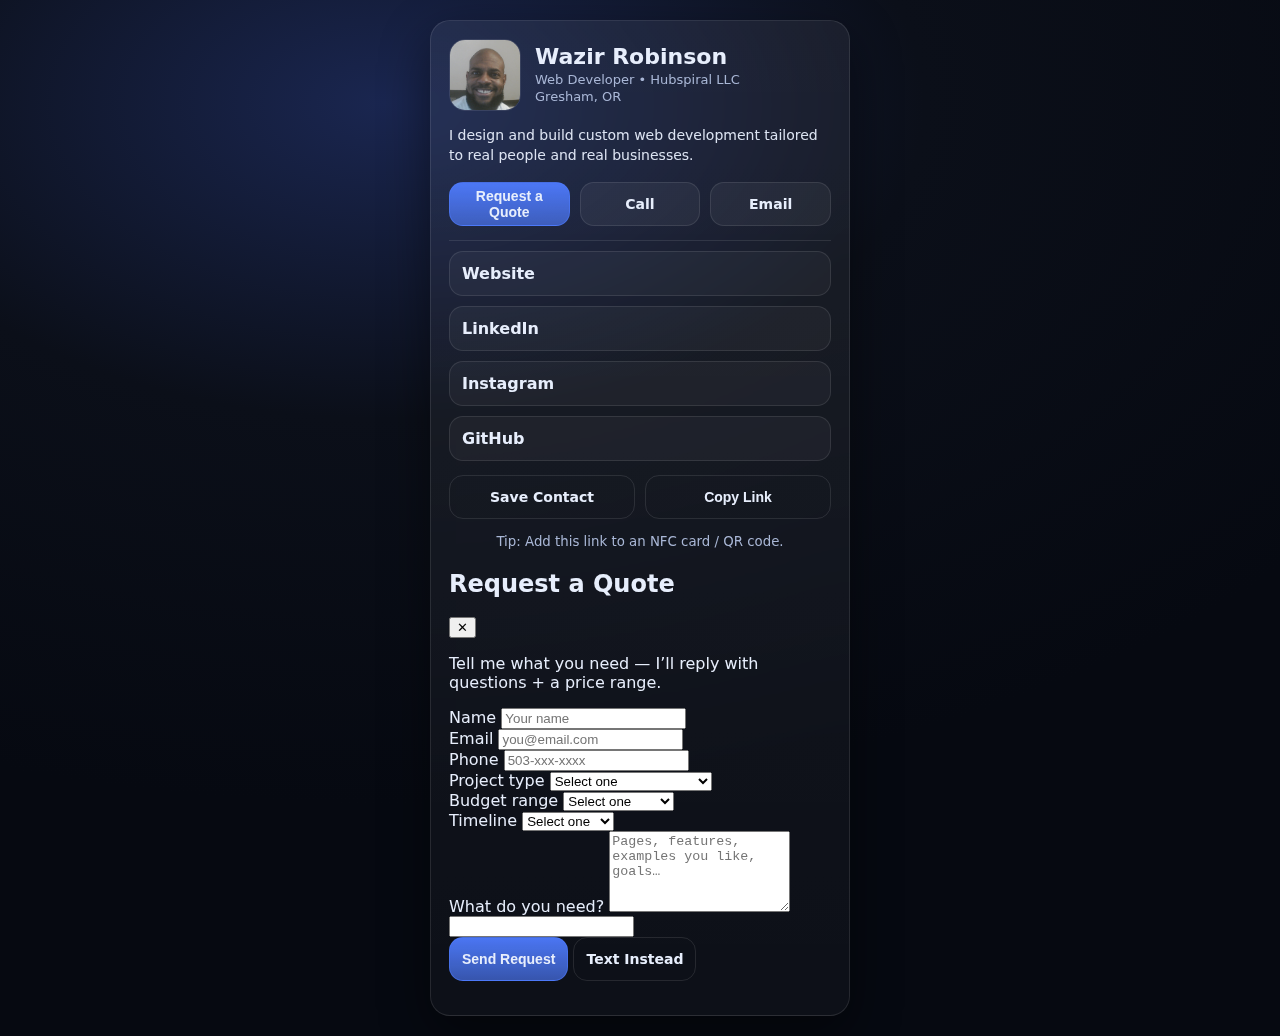
<file: index.html>
<!doctype html>
<html lang="en">
<head>
  <meta charset="UTF-8" />
  <meta name="viewport" content="width=device-width, initial-scale=1" />
  <meta name="theme-color" content="#0b0f19" />
  <title>Wazir Robinson — Digital Card</title>
  <link rel="stylesheet" href="./styles.css" />
</head>

<body>
  <main class="card">
    <section class="top">
      <img class="avatar" src="./WazirRobinsonDigitalBusinessCard.jpg" alt="Profile photo" />
      <div class="titleBlock">
        <h1 id="name">Wazir Robinson</h1>
        <p id="role">Web Developer • Hubspiral LLC</p>
        <p id="location">Gresham, OR</p>
      </div>
    </section>

    <p class="bio" id="bio">
      I design and build custom web development tailored to real people and real businesses.
    </p>

    <section class="actions actions2">
      <button class="btn primary" id="openQuoteBtn" type="button">Request a Quote</button>
      <a class="btn" id="callBtn" href="tel:+15033813014">Call</a>
      <a class="btn" id="emailBtn" href="mailto:wr@hubspiral.com">Email</a>
    </section>



    <section class="links">
      <a class="link" href="https://hubspiral.com" target="_blank" rel="noopener">Website</a>
      <a class="link" href="https://linkedin.com/in/yourhandle" target="_blank" rel="noopener">LinkedIn</a>
      <a class="link" href="https://instagram.com/yourhandle" target="_blank" rel="noopener">Instagram</a>
      <a class="link" href="https://github.com/yourhandle" target="_blank" rel="noopener">GitHub</a>
    </section>

    <section class="saveRow">
      <a class="btn ghost" href="./contact.vcf" download>Save Contact</a>
      <button class="btn ghost" id="copyLinkBtn" type="button">Copy Link</button>
    </section>

    <footer class="footer">
      <small>Tip: Add this link to an NFC card / QR code.</small>
    </footer>

    <!-- Quote Modal -->
<div class="modal" id="quoteModal" aria-hidden="true">
  <div class="modalBackdrop" id="closeQuoteBackdrop"></div>

  <div class="modalPanel" role="dialog" aria-modal="true" aria-labelledby="quoteTitle">
    <div class="modalHeader">
      <h2 id="quoteTitle">Request a Quote</h2>
      <button class="iconBtn" id="closeQuoteBtn" type="button" aria-label="Close">✕</button>
    </div>

    <p class="modalSub">
      Tell me what you need — I’ll reply with questions + a price range.
    </p>

    <!-- IMPORTANT: Replace the action URL after you set up Formspree -->
    <form id="quoteForm" class="form" method="POST" action="https://formspree.io/f/xkovweno">
      <div class="formRow">
        <label>Name</label>
        <input name="name" type="text" placeholder="Your name" required />
      </div>

      <div class="formRow">
        <label>Email</label>
        <input name="email" type="email" placeholder="you@email.com" required />
      </div>

      <div class="formRow">
        <label>Phone</label>
        <input name="phone" type="tel" placeholder="503-xxx-xxxx" />
      </div>

      <div class="formRow">
        <label>Project type</label>
        <select name="project_type" required>
          <option value="" selected disabled>Select one</option>
          <option>New website</option>
          <option>Redesign</option>
          <option>Landing page</option>
          <option>E-commerce</option>
          <option>Web app / custom build</option>
          <option>Fix / cleanup / speed</option>
        </select>
      </div>

      <div class="formRow">
        <label>Budget range</label>
        <select name="budget">
          <option value="" selected disabled>Select one</option>
          <option>$500–$1,500</option>
          <option>$1,500–$3,500</option>
          <option>$3,500–$7,500</option>
          <option>$7,500+</option>
          <option>Not sure yet</option>
        </select>
      </div>

      <div class="formRow">
        <label>Timeline</label>
        <select name="timeline">
          <option value="" selected disabled>Select one</option>
          <option>ASAP</option>
          <option>2–4 weeks</option>
          <option>1–2 months</option>
          <option>2+ months</option>
        </select>
      </div>

      <div class="formRow">
        <label>What do you need?</label>
        <textarea name="details" rows="5" placeholder="Pages, features, examples you like, goals…" required></textarea>
      </div>

      <!-- Honeypot anti-spam -->
      <input type="text" name="_gotcha" class="hp" tabindex="-1" autocomplete="off" />

      <!-- Optional: subject line on incoming email -->
      <input type="hidden" name="_subject" value="HubSpiral Quote Request" />

      <div class="formActions">
        <button class="btn primary" type="submit" id="submitQuoteBtn">Send Request</button>
        <a class="btn ghost" href="sms:+15033813014">Text Instead</a>
      </div>

      <p class="tiny" id="quoteStatus" aria-live="polite"></p>
    </form>
  </div>
</div>

  </main>

  <script src="./app.js"></script>
</body>
</html>
</file>
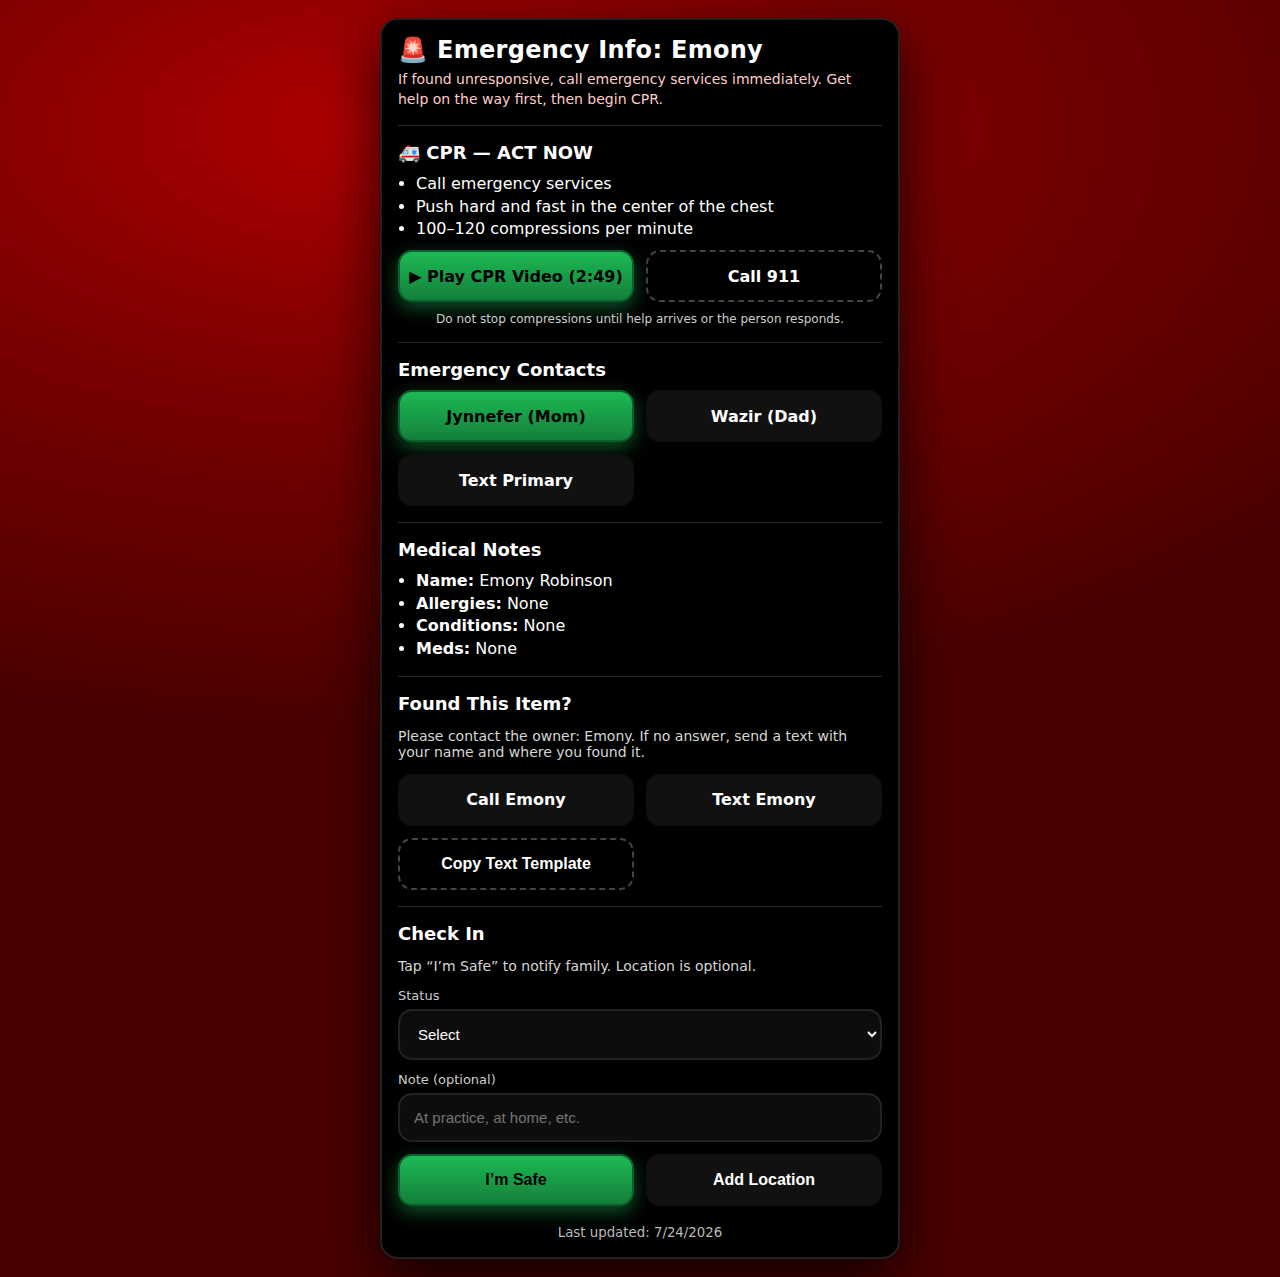
<file: emergency-emony/index.html>
<!doctype html>
<html lang="en">
<head>
  <meta charset="UTF-8" />
  <meta name="viewport" content="width=device-width, initial-scale=1" />
  <meta name="theme-color" content="#0b0f19" />
  <title>Emergency Info</title>
  <link rel="stylesheet" href="./emergency.css" />
</head>

<body>
  <main class="wrap">
    <section class="card">

      <!-- HEADER -->
      <header class="hdr">
        <h1>🚨 Emergency Info: Emony</h1>
        <p class="sub">
          If found unresponsive, call emergency services immediately.
          Get help on the way first, then begin CPR.
        </p>
      </header>

      <!-- CPR / IMMEDIATE ACTION (FIRST PRIORITY) -->
      <section class="block">
        <h2>🚑 CPR — ACT NOW</h2>

        <ul class="list">
          <li>Call emergency services</li>
          <li>Push hard and fast in the center of the chest</li>
          <li>100–120 compressions per minute</li>
        </ul>

        <div class="grid">
          <a class="btn primary"
             href="https://www.youtube.com/watch?v=VZqG-tcZvfE"
             target="_blank"
             rel="noopener">
            ▶ Play CPR Video (2:49)
          </a>

          <a class="btn ghost" href="tel:911">
            Call 911
          </a>
        </div>

        <p class="tiny">
          Do not stop compressions until help arrives or the person responds.
        </p>
      </section>

      <!-- EMERGENCY CONTACTS -->
      <section class="block">
        <h2>Emergency Contacts</h2>

        <div class="grid">
          <a class="btn primary" href="tel:+15033813638">Jynnefer (Mom)</a>
          <a class="btn" href="tel:+15033813014">Wazir (Dad)</a>
          <a class="btn"
             href="sms:+15033813638?&body=Hi%20-%20There%20is%20an%20emergency.%20Please%20call%20me%20back.">
            Text Primary
          </a>
        </div>
      </section>

      <!-- MEDICAL NOTES -->
      <section class="block">
        <h2>Medical Notes</h2>
        <ul class="list">
          <li><strong>Name:</strong> Emony Robinson</li>
          <li><strong>Allergies:</strong> None</li>
          <li><strong>Conditions:</strong> None</li>
          <li><strong>Meds:</strong> None</li>
        </ul>
      </section>

      <!-- LOST & FOUND -->
      <section class="block">
        <h2>Found This Item?</h2>
        <p class="muted">
          Please contact the owner: Emony. If no answer, send a text with your name and where you found it.
        </p>

        <div class="grid">
          <a class="btn" href="tel:+15035168611">Call Emony</a>
          <a class="btn"
             href="sms:+15035168611?&body=I%20found%20your%20item%20near%20____.%20My%20name%20is%20____.%20Please%20call%20me.">
            Text Emony
          </a>
          <button class="btn ghost" id="copyMsgBtn" type="button">
            Copy Text Template
          </button>
        </div>
      </section>

      <!-- CHECK-IN -->
      <section class="block">
        <h2>Check In</h2>
        <p class="muted">
          Tap “I’m Safe” to notify family. Location is optional.
        </p>

        <form id="checkinForm"
              class="form"
              method="POST"
              action="https://formspree.io/f/xpqjdawk">

          <input type="hidden" name="_subject" value="Family Check-In" />
          <input type="text" name="_gotcha" class="hp" tabindex="-1" autocomplete="off" />

          <input type="hidden" name="person" value="Emony Robinson" />
          <input type="hidden" name="map_link" id="map_link" />

          <label>
            Status
            <select name="status" required>
              <option value="" selected disabled>Select</option>
              <option>I’m safe</option>
              <option>Picked up</option>
              <option>Arrived</option>
              <option>Leaving now</option>
            </select>
          </label>

          <label>
            Note (optional)
            <input name="note" type="text" placeholder="At practice, at home, etc." />
          </label>

          <!-- LOCATION (OPTIONAL) -->
          <input type="hidden" name="lat" id="lat" />
          <input type="hidden" name="lng" id="lng" />
          <input type="hidden" name="accuracy_m" id="acc" />

          <div class="grid">
            <button class="btn primary" id="safeBtn" type="submit">I’m Safe</button>
            <button class="btn" id="getLocBtn" type="button">Add Location</button>
          </div>

          <p class="tiny" id="statusMsg" aria-live="polite"></p>

          <!-- Map preview (hidden until location is added) -->
          <a
            id="mapPreview"
            class="btn"
            href="#"
            target="_blank"
            rel="noopener"
          >
            📍 View location on map
          </a>
        </form>
      </section>

      <!-- FOOTER -->
      <footer class="ft">
        <small>Last updated: <span id="updatedAt"></span></small>
      </footer>

    </section>
  </main>

  <script src="./emergency.js"></script>
</body>
</html>
</file>
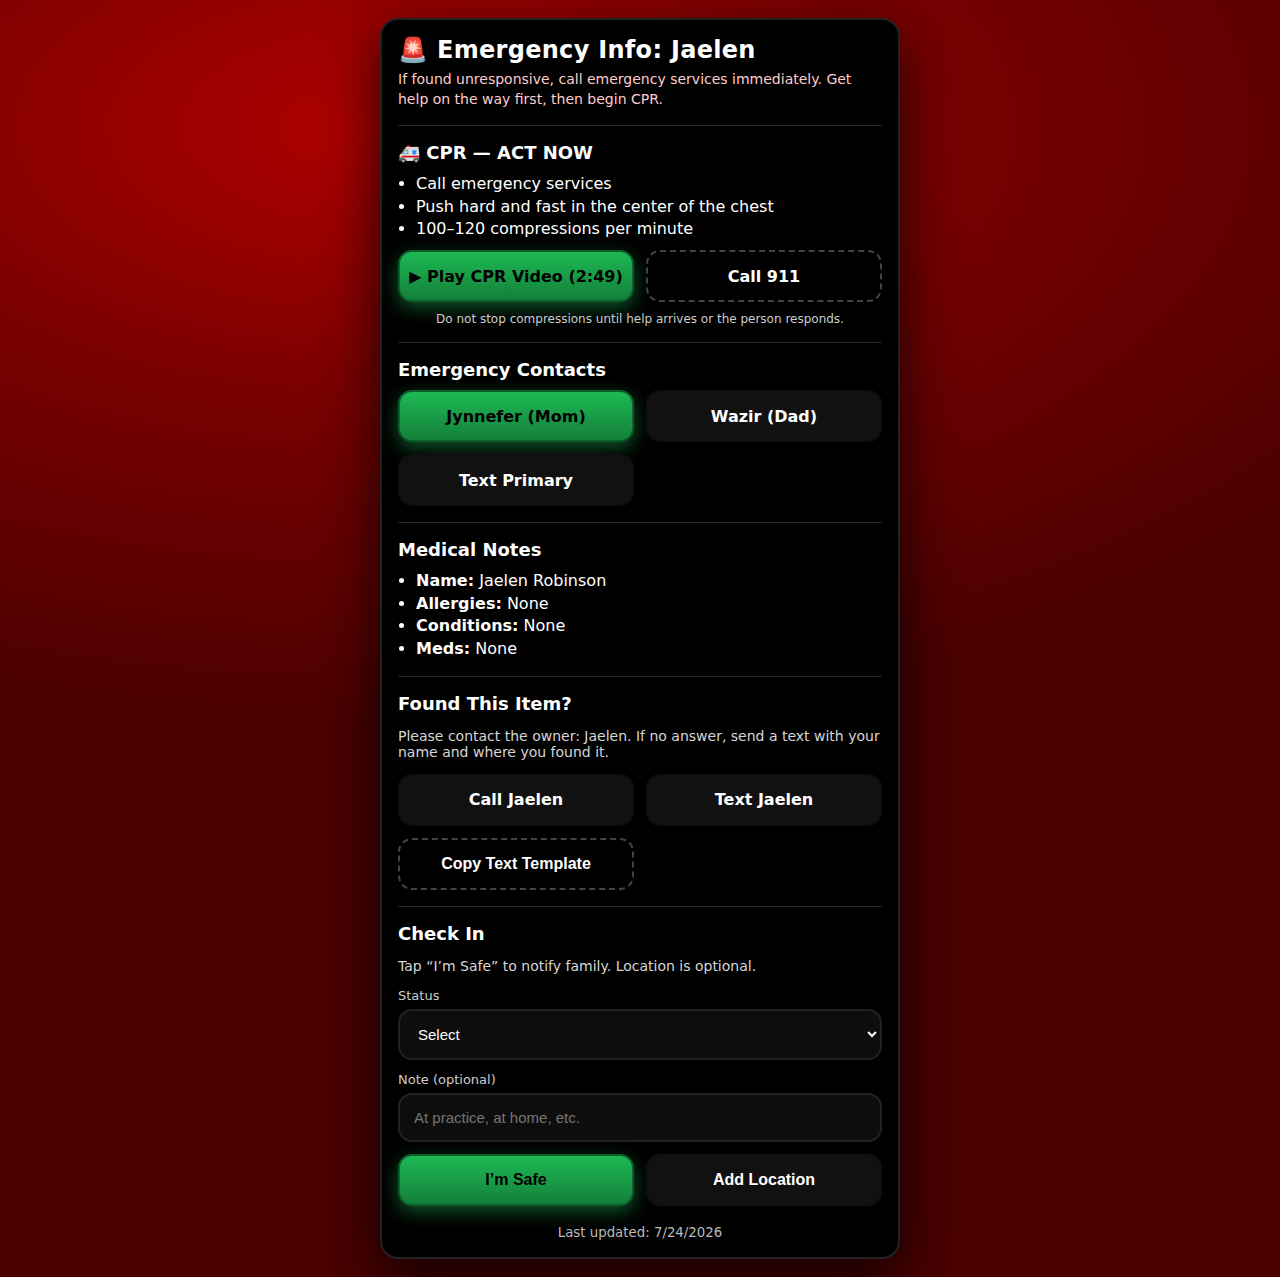
<file: emergency-jaelen/index.html>
<!doctype html>
<html lang="en">
<head>
  <meta charset="UTF-8" />
  <meta name="viewport" content="width=device-width, initial-scale=1" />
  <meta name="theme-color" content="#0b0f19" />
  <title>Emergency Info: Jaelen</title>
  <link rel="stylesheet" href="./emergency.css" />
</head>

<body>
  <main class="wrap">
    <section class="card">

      <!-- HEADER -->
      <header class="hdr">
        <h1>🚨 Emergency Info: Jaelen</h1>
        <p class="sub">
          If found unresponsive, call emergency services immediately.
          Get help on the way first, then begin CPR.
        </p>
      </header>

      <!-- CPR / IMMEDIATE ACTION (FIRST PRIORITY) -->
      <section class="block">
        <h2>🚑 CPR — ACT NOW</h2>

        <ul class="list">
          <li>Call emergency services</li>
          <li>Push hard and fast in the center of the chest</li>
          <li>100–120 compressions per minute</li>
        </ul>

        <div class="grid">
          <a class="btn primary"
             href="https://www.youtube.com/watch?v=VZqG-tcZvfE"
             target="_blank"
             rel="noopener">
            ▶ Play CPR Video (2:49)
          </a>

          <a class="btn ghost" href="tel:911">
            Call 911
          </a>
        </div>

        <p class="tiny">
          Do not stop compressions until help arrives or the person responds.
        </p>
      </section>

      <!-- EMERGENCY CONTACTS -->
      <section class="block">
        <h2>Emergency Contacts</h2>

        <div class="grid">
          <a class="btn primary" href="tel:+15033813638">Jynnefer (Mom)</a>
          <a class="btn" href="tel:+15033813014">Wazir (Dad)</a>
          <a class="btn"
             href="sms:+15033813638?&body=Hi%20-%20There%20is%20an%20emergency.%20Please%20call%20me%20back.">
            Text Primary
          </a>
        </div>
      </section>

      <!-- MEDICAL NOTES -->
      <section class="block">
        <h2>Medical Notes</h2>
        <ul class="list">
          <li><strong>Name:</strong> Jaelen Robinson</li>
          <li><strong>Allergies:</strong> None</li>
          <li><strong>Conditions:</strong> None</li>
          <li><strong>Meds:</strong> None</li>
        </ul>
      </section>

      <!-- LOST & FOUND -->
      <section class="block">
        <h2>Found This Item?</h2>
        <p class="muted">
          Please contact the owner: Jaelen. If no answer, send a text with your name and where you found it.
        </p>

        <div class="grid">
          <a class="btn" href="tel:+15035167625">Call Jaelen</a>
          <a class="btn"
             href="sms:+15035167625?&body=I%20found%20your%20item%20near%20____.%20My%20name%20is%20____.%20Please%20call%20me.">
            Text Jaelen
          </a>
          <button class="btn ghost" id="copyMsgBtn" type="button">
            Copy Text Template
          </button>
        </div>
      </section>

      <!-- CHECK-IN -->
      <section class="block">
        <h2>Check In</h2>
        <p class="muted">
          Tap “I’m Safe” to notify family. Location is optional.
        </p>

        <form id="checkinForm"
              class="form"
              method="POST"
              action="https://formspree.io/f/xpqjdawk">

          <input type="hidden" name="_subject" value="Family Check-In" />
          <input type="text" name="_gotcha" class="hp" tabindex="-1" autocomplete="off" />

          <input type="hidden" name="person" value="Jaelen Robinson" />
          <input type="hidden" name="map_link" id="map_link" />

          <label>
            Status
            <select name="status" required>
              <option value="" selected disabled>Select</option>
              <option>I’m safe</option>
              <option>Picked up</option>
              <option>Arrived</option>
              <option>Leaving now</option>
            </select>
          </label>

          <label>
            Note (optional)
            <input name="note" type="text" placeholder="At practice, at home, etc." />
          </label>

          <!-- LOCATION (OPTIONAL) -->
          <input type="hidden" name="lat" id="lat" />
          <input type="hidden" name="lng" id="lng" />
          <input type="hidden" name="accuracy_m" id="acc" />

          <div class="grid">
            <button class="btn primary" id="safeBtn" type="submit">I’m Safe</button>
            <button class="btn" id="getLocBtn" type="button">Add Location</button>
          </div>

          <p class="tiny" id="statusMsg" aria-live="polite"></p>

          <!-- Map preview (hidden until location is added) -->
          <a
            id="mapPreview"
            class="btn"
            href="#"
            target="_blank"
            rel="noopener"
          >
            📍 View location on map
          </a>
        </form>
      </section>

      <!-- FOOTER -->
      <footer class="ft">
        <small>Last updated: <span id="updatedAt"></span></small>
      </footer>

    </section>
  </main>

  <script src="./emergency.js"></script>
</body>
</html>
</file>
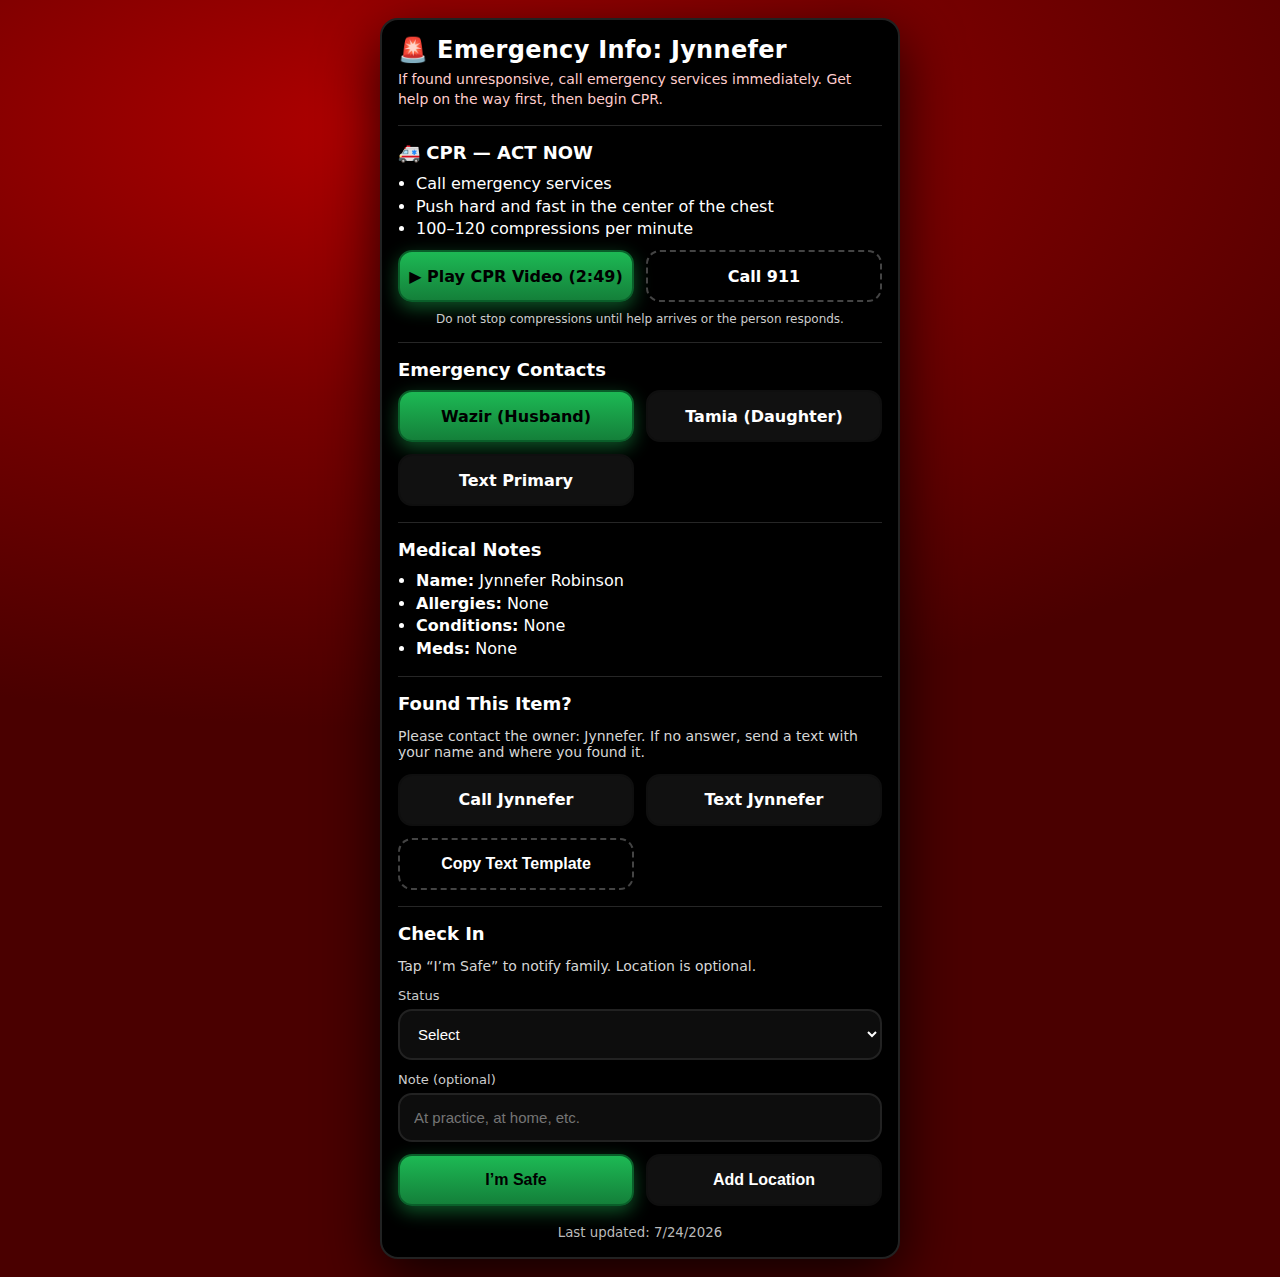
<file: emergency-jyn/index.html>
<!doctype html>
<html lang="en">
<head>
  <meta charset="UTF-8" />
  <meta name="viewport" content="width=device-width, initial-scale=1" />
  <meta name="theme-color" content="#0b0f19" />
  <title>Emergency Info: Jynnefer</title>
  <link rel="stylesheet" href="./emergency.css" />
</head>

<body>
  <main class="wrap">
    <section class="card">

      <!-- HEADER -->
      <header class="hdr">
        <h1>🚨 Emergency Info: Jynnefer</h1>
        <p class="sub">
          If found unresponsive, call emergency services immediately.
          Get help on the way first, then begin CPR.
        </p>
      </header>

      <!-- CPR / IMMEDIATE ACTION (FIRST PRIORITY) -->
      <section class="block">
        <h2>🚑 CPR — ACT NOW</h2>

        <ul class="list">
          <li>Call emergency services</li>
          <li>Push hard and fast in the center of the chest</li>
          <li>100–120 compressions per minute</li>
        </ul>

        <div class="grid">
          <a class="btn primary"
             href="https://www.youtube.com/watch?v=VZqG-tcZvfE"
             target="_blank"
             rel="noopener">
            ▶ Play CPR Video (2:49)
          </a>

          <a class="btn ghost" href="tel:911">
            Call 911
          </a>
        </div>

        <p class="tiny">
          Do not stop compressions until help arrives or the person responds.
        </p>
      </section>

      <!-- EMERGENCY CONTACTS -->
      <section class="block">
        <h2>Emergency Contacts</h2>

        <div class="grid">
          <a class="btn primary" href="tel:+15033813014">Wazir (Husband)</a>
          <a class="btn" href="tel:+19712279270">Tamia (Daughter)</a>
          <a class="btn"
             href="sms:+15033813014?&body=Hi%20-%20There%20is%20an%20emergency.%20Please%20call%20me%20back.">
            Text Primary
          </a>
        </div>
      </section>

      <!-- MEDICAL NOTES -->
      <section class="block">
        <h2>Medical Notes</h2>
        <ul class="list">
          <li><strong>Name:</strong> Jynnefer Robinson</li>
          <li><strong>Allergies:</strong> None</li>
          <li><strong>Conditions:</strong> None</li>
          <li><strong>Meds:</strong> None</li>
        </ul>
      </section>

      <!-- LOST & FOUND -->
      <section class="block">
        <h2>Found This Item?</h2>
        <p class="muted">
          Please contact the owner: Jynnefer. If no answer, send a text with your name and where you found it.
        </p>

        <div class="grid">
          <a class="btn" href="tel:+15033813638">Call Jynnefer</a>
          <a class="btn"
             href="sms:+15033813638?&body=I%20found%20your%20item%20near%20____.%20My%20name%20is%20____.%20Please%20call%20me.">
            Text Jynnefer
          </a>
          <button class="btn ghost" id="copyMsgBtn" type="button">
            Copy Text Template
          </button>
        </div>
      </section>

      <!-- CHECK-IN -->
      <section class="block">
        <h2>Check In</h2>
        <p class="muted">
          Tap “I’m Safe” to notify family. Location is optional.
        </p>

        <form id="checkinForm"
              class="form"
              method="POST"
              action="https://formspree.io/f/xpqjdawk">

          <input type="hidden" name="_subject" value="Family Check-In" />
          <input type="text" name="_gotcha" class="hp" tabindex="-1" autocomplete="off" />

          <input type="hidden" name="person" value="Jynnefer Robinson" />
          <input type="hidden" name="map_link" id="map_link" />

          <label>
            Status
            <select name="status" required>
              <option value="" selected disabled>Select</option>
              <option>I’m safe</option>
              <option>Picked up</option>
              <option>Arrived</option>
              <option>Leaving now</option>
            </select>
          </label>

          <label>
            Note (optional)
            <input name="note" type="text" placeholder="At practice, at home, etc." />
          </label>

          <!-- LOCATION (OPTIONAL) -->
          <input type="hidden" name="lat" id="lat" />
          <input type="hidden" name="lng" id="lng" />
          <input type="hidden" name="accuracy_m" id="acc" />

          <div class="grid">
            <button class="btn primary" id="safeBtn" type="submit">I’m Safe</button>
            <button class="btn" id="getLocBtn" type="button">Add Location</button>
          </div>

          <p class="tiny" id="statusMsg" aria-live="polite"></p>

          <!-- Map preview (hidden until location is added) -->
          <a
            id="mapPreview"
            class="btn"
            href="#"
            target="_blank"
            rel="noopener"
          >
            📍 View location on map
          </a>
        </form>
      </section>

      <!-- FOOTER -->
      <footer class="ft">
        <small>Last updated: <span id="updatedAt"></span></small>
      </footer>

    </section>
  </main>

  <script src="./emergency.js"></script>
</body>
</html>
</file>
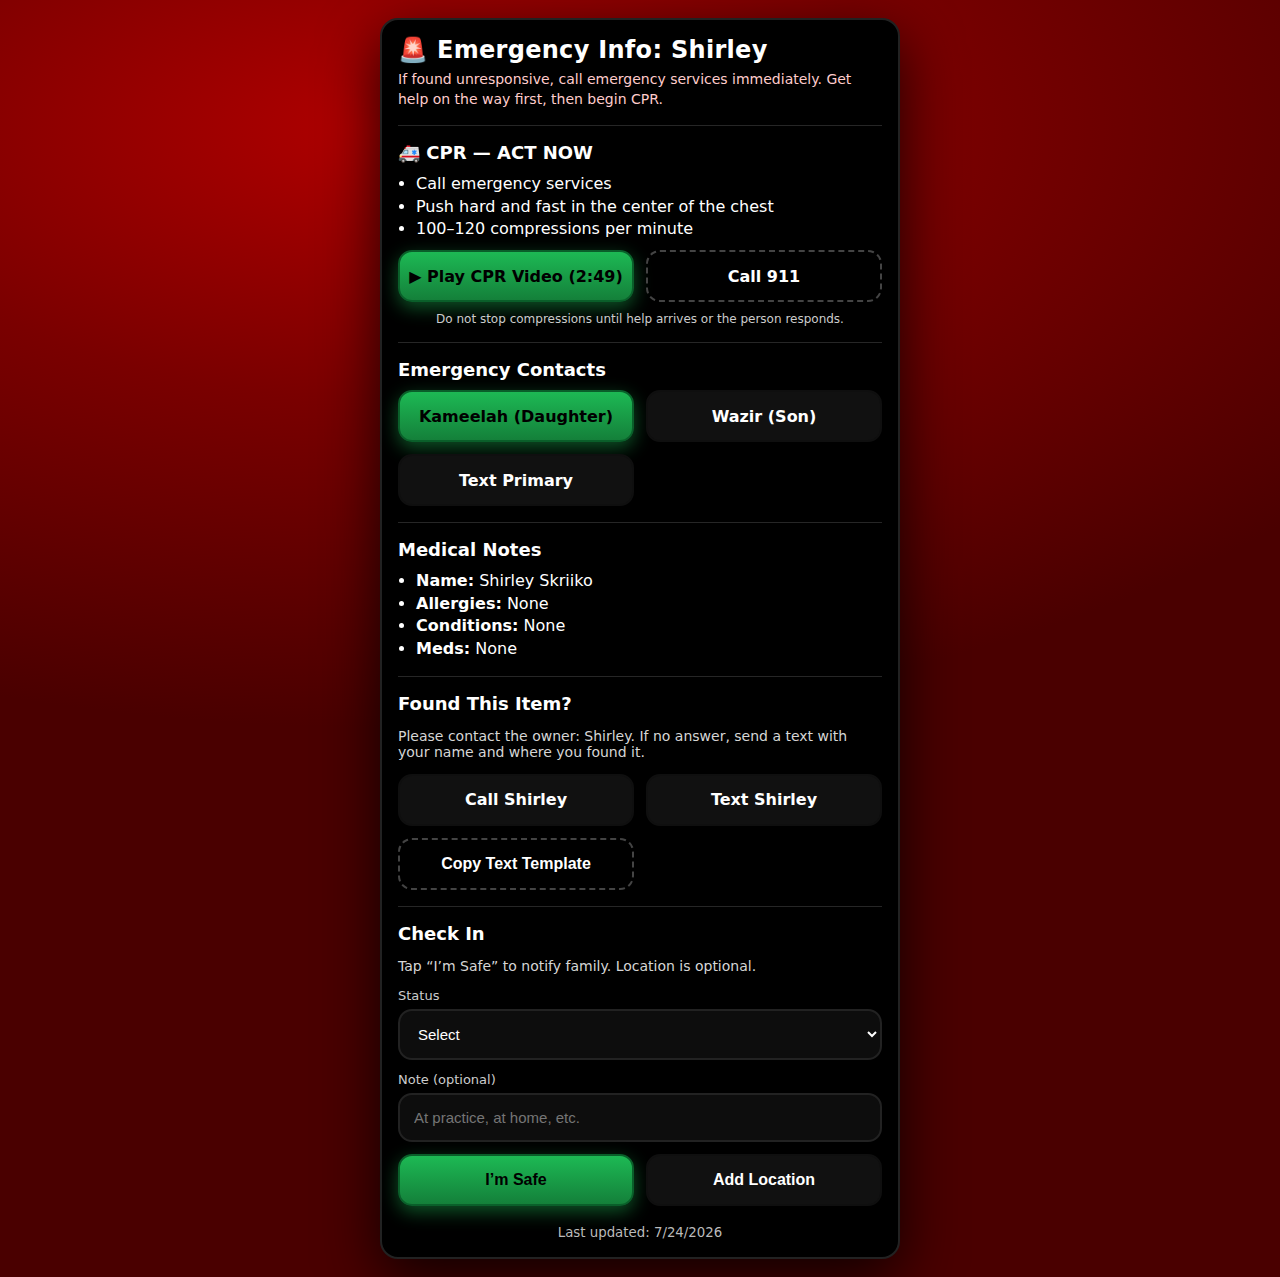
<file: emergency-momma/index.html>
<!doctype html>
<html lang="en">
<head>
  <meta charset="UTF-8" />
  <meta name="viewport" content="width=device-width, initial-scale=1" />
  <meta name="theme-color" content="#0b0f19" />
  <title>Emergency Info</title>
  <link rel="stylesheet" href="./emergency.css" />
</head>

<body>
  <main class="wrap">
    <section class="card">

      <!-- HEADER -->
      <header class="hdr">
        <h1>🚨 Emergency Info: Shirley</h1>
        <p class="sub">
          If found unresponsive, call emergency services immediately.
          Get help on the way first, then begin CPR.
        </p>
      </header>

      <!-- CPR / IMMEDIATE ACTION (FIRST PRIORITY) -->
      <section class="block">
        <h2>🚑 CPR — ACT NOW</h2>

        <ul class="list">
          <li>Call emergency services</li>
          <li>Push hard and fast in the center of the chest</li>
          <li>100–120 compressions per minute</li>
        </ul>

        <div class="grid">
          <a class="btn primary"
             href="https://www.youtube.com/watch?v=VZqG-tcZvfE"
             target="_blank"
             rel="noopener">
            ▶ Play CPR Video (2:49)
          </a>

          <a class="btn ghost" href="tel:911">
            Call 911
          </a>
        </div>

        <p class="tiny">
          Do not stop compressions until help arrives or the person responds.
        </p>
      </section>

      <!-- EMERGENCY CONTACTS -->
      <section class="block">
        <h2>Emergency Contacts</h2>

        <div class="grid">
          <a class="btn primary" href="tel:+15038879318">Kameelah (Daughter)</a>
          <a class="btn" href="tel:+15033813014">Wazir (Son)</a>
          <a class="btn"
             href="sms:+15038879318?&body=Hi%20-%20There%20is%20an%20emergency.%20Please%20call%20me%20back.">
            Text Primary
          </a>
        </div>
      </section>

      <!-- MEDICAL NOTES -->
      <section class="block">
        <h2>Medical Notes</h2>
        <ul class="list">
          <li><strong>Name:</strong> Shirley Skriiko</li>
          <li><strong>Allergies:</strong> None</li>
          <li><strong>Conditions:</strong> None</li>
          <li><strong>Meds:</strong> None</li>
        </ul>
      </section>

      <!-- LOST & FOUND -->
      <section class="block">
        <h2>Found This Item?</h2>
        <p class="muted">
          Please contact the owner: Shirley. If no answer, send a text with your name and where you found it.
        </p>

        <div class="grid">
          <a class="btn" href="tel:+15034848794">Call Shirley</a>
          <a class="btn"
             href="sms:+15034848794?&body=I%20found%20your%20item%20near%20____.%20My%20name%20is%20____.%20Please%20call%20me.">
            Text Shirley
          </a>
          <button class="btn ghost" id="copyMsgBtn" type="button">
            Copy Text Template
          </button>
        </div>
      </section>

      <!-- CHECK-IN -->
      <section class="block">
        <h2>Check In</h2>
        <p class="muted">
          Tap “I’m Safe” to notify family. Location is optional.
        </p>

        <form id="checkinForm"
              class="form"
              method="POST"
              action="https://formspree.io/f/xpqjdawk">

          <input type="hidden" name="_subject" value="Family Check-In" />
          <input type="text" name="_gotcha" class="hp" tabindex="-1" autocomplete="off" />

          <input type="hidden" name="person" value="Shirley Skriiko" />
          <input type="hidden" name="map_link" id="map_link" />

          <label>
            Status
            <select name="status" required>
              <option value="" selected disabled>Select</option>
              <option>I’m safe</option>
              <option>Picked up</option>
              <option>Arrived</option>
              <option>Leaving now</option>
            </select>
          </label>

          <label>
            Note (optional)
            <input name="note" type="text" placeholder="At practice, at home, etc." />
          </label>

          <!-- LOCATION (OPTIONAL) -->
          <input type="hidden" name="lat" id="lat" />
          <input type="hidden" name="lng" id="lng" />
          <input type="hidden" name="accuracy_m" id="acc" />

          <div class="grid">
            <button class="btn primary" id="safeBtn" type="submit">I’m Safe</button>
            <button class="btn" id="getLocBtn" type="button">Add Location</button>
          </div>

          <p class="tiny" id="statusMsg" aria-live="polite"></p>

          <!-- Map preview (hidden until location is added) -->
          <a
            id="mapPreview"
            class="btn"
            href="#"
            target="_blank"
            rel="noopener"
          >
            📍 View location on map
          </a>
        </form>
      </section>

      <!-- FOOTER -->
      <footer class="ft">
        <small>Last updated: <span id="updatedAt"></span></small>
      </footer>

    </section>
  </main>

  <script src="./emergency.js"></script>
</body>
</html>
</file>
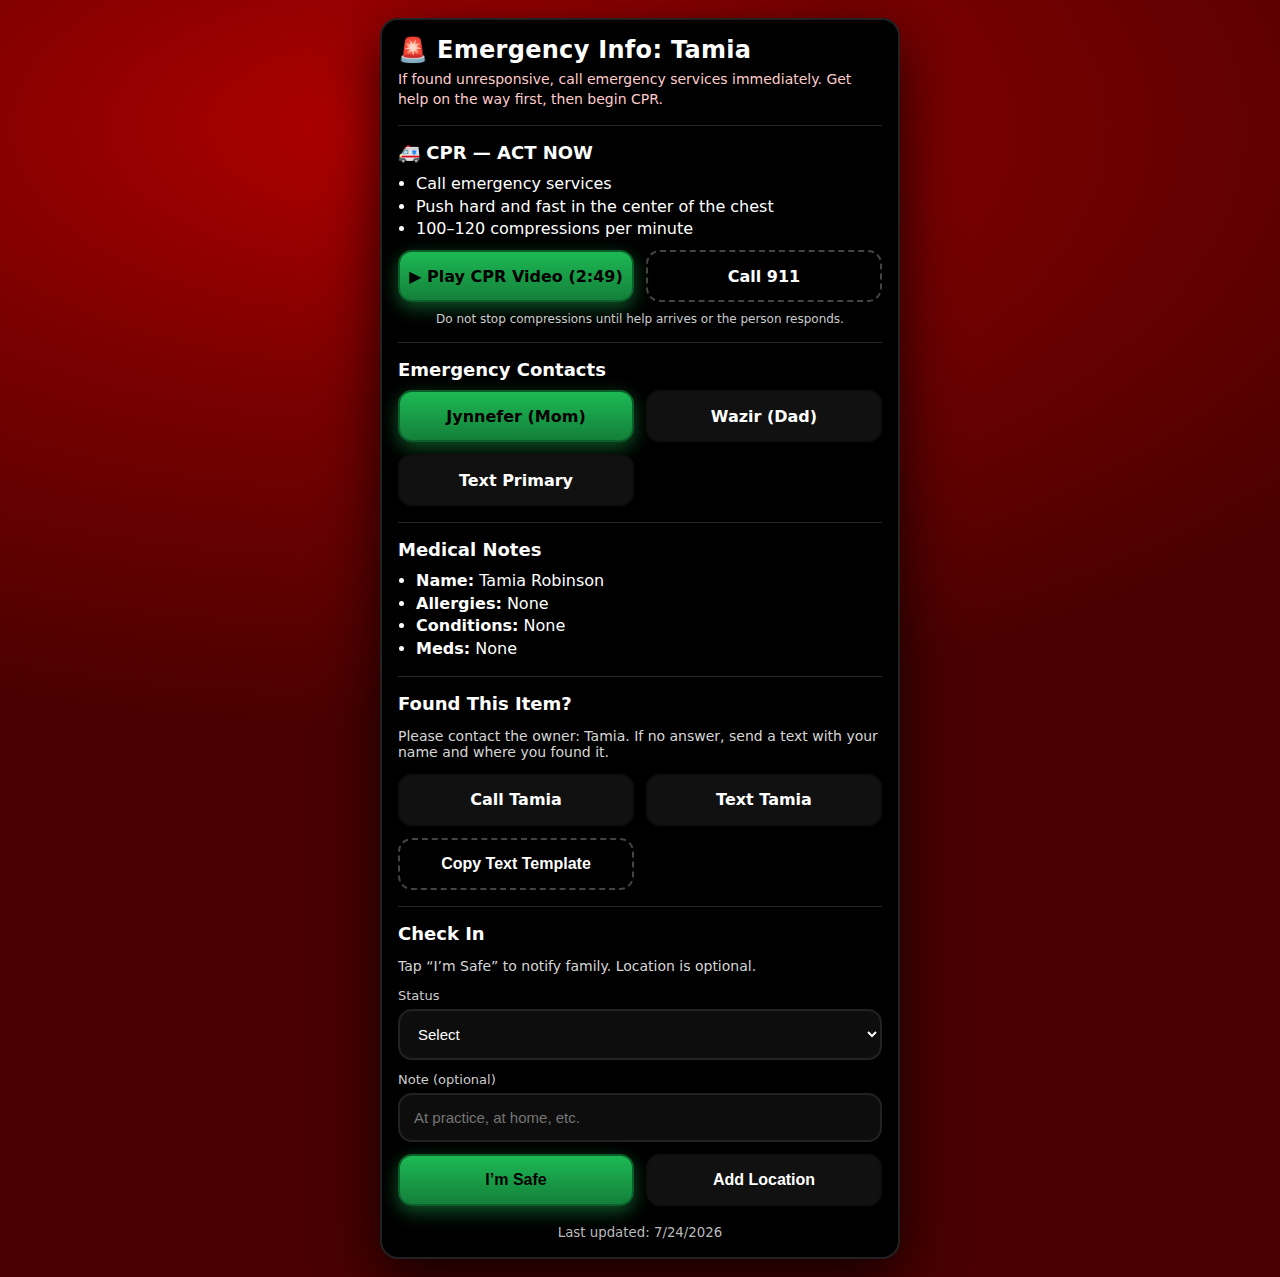
<file: emergency-tamia/index.html>
<!doctype html>
<html lang="en">
<head>
  <meta charset="UTF-8" />
  <meta name="viewport" content="width=device-width, initial-scale=1" />
  <meta name="theme-color" content="#0b0f19" />
  <title>Emergency Info: Tamia</title>
  <link rel="stylesheet" href="./emergency.css" />
</head>

<body>
  <main class="wrap">
    <section class="card">

      <!-- HEADER -->
      <header class="hdr">
        <h1>🚨 Emergency Info: Tamia</h1>
        <p class="sub">
          If found unresponsive, call emergency services immediately.
          Get help on the way first, then begin CPR.
        </p>
      </header>

      <!-- CPR / IMMEDIATE ACTION (FIRST PRIORITY) -->
      <section class="block">
        <h2>🚑 CPR — ACT NOW</h2>

        <ul class="list">
          <li>Call emergency services</li>
          <li>Push hard and fast in the center of the chest</li>
          <li>100–120 compressions per minute</li>
        </ul>

        <div class="grid">
          <a class="btn primary"
             href="https://www.youtube.com/watch?v=VZqG-tcZvfE"
             target="_blank"
             rel="noopener">
            ▶ Play CPR Video (2:49)
          </a>

          <a class="btn ghost" href="tel:911">
            Call 911
          </a>
        </div>

        <p class="tiny">
          Do not stop compressions until help arrives or the person responds.
        </p>
      </section>

      <!-- EMERGENCY CONTACTS -->
      <section class="block">
        <h2>Emergency Contacts</h2>

        <div class="grid">
          <a class="btn primary" href="tel:+15033813638">Jynnefer (Mom)</a>
          <a class="btn" href="tel:+15033813014">Wazir (Dad)</a>
          <a class="btn"
             href="sms:+15033813638?&body=Hi%20-%20There%20is%20an%20emergency.%20Please%20call%20me%20back.">
            Text Primary
          </a>
        </div>
      </section>

      <!-- MEDICAL NOTES -->
      <section class="block">
        <h2>Medical Notes</h2>
        <ul class="list">
          <li><strong>Name:</strong> Tamia Robinson</li>
          <li><strong>Allergies:</strong> None</li>
          <li><strong>Conditions:</strong> None</li>
          <li><strong>Meds:</strong> None</li>
        </ul>
      </section>

      <!-- LOST & FOUND -->
      <section class="block">
        <h2>Found This Item?</h2>
        <p class="muted">
          Please contact the owner: Tamia. If no answer, send a text with your name and where you found it.
        </p>

        <div class="grid">
          <a class="btn" href="tel:+19712279270">Call Tamia</a>
          <a class="btn"
             href="sms:+19712279270?&body=I%20found%20your%20item%20near%20____.%20My%20name%20is%20____.%20Please%20call%20me.">
            Text Tamia
          </a>
          <button class="btn ghost" id="copyMsgBtn" type="button">
            Copy Text Template
          </button>
        </div>
      </section>

      <!-- CHECK-IN -->
      <section class="block">
        <h2>Check In</h2>
        <p class="muted">
          Tap “I’m Safe” to notify family. Location is optional.
        </p>

        <form id="checkinForm"
              class="form"
              method="POST"
              action="https://formspree.io/f/xpqjdawk">

          <input type="hidden" name="_subject" value="Family Check-In" />
          <input type="text" name="_gotcha" class="hp" tabindex="-1" autocomplete="off" />

          <input type="hidden" name="person" value="Tamia Robinson" />
          <input type="hidden" name="map_link" id="map_link" />

          <label>
            Status
            <select name="status" required>
              <option value="" selected disabled>Select</option>
              <option>I’m safe</option>
              <option>Picked up</option>
              <option>Arrived</option>
              <option>Leaving now</option>
            </select>
          </label>

          <label>
            Note (optional)
            <input name="note" type="text" placeholder="At practice, at home, etc." />
          </label>

          <!-- LOCATION (OPTIONAL) -->
          <input type="hidden" name="lat" id="lat" />
          <input type="hidden" name="lng" id="lng" />
          <input type="hidden" name="accuracy_m" id="acc" />

          <div class="grid">
            <button class="btn primary" id="safeBtn" type="submit">I’m Safe</button>
            <button class="btn" id="getLocBtn" type="button">Add Location</button>
          </div>

          <p class="tiny" id="statusMsg" aria-live="polite"></p>

          <!-- Map preview (hidden until location is added) -->
          <a
            id="mapPreview"
            class="btn"
            href="#"
            target="_blank"
            rel="noopener"
          >
            📍 View location on map
          </a>
        </form>
      </section>

      <!-- FOOTER -->
      <footer class="ft">
        <small>Last updated: <span id="updatedAt"></span></small>
      </footer>

    </section>
  </main>

  <script src="./emergency.js"></script>
</body>
</html>
</file>
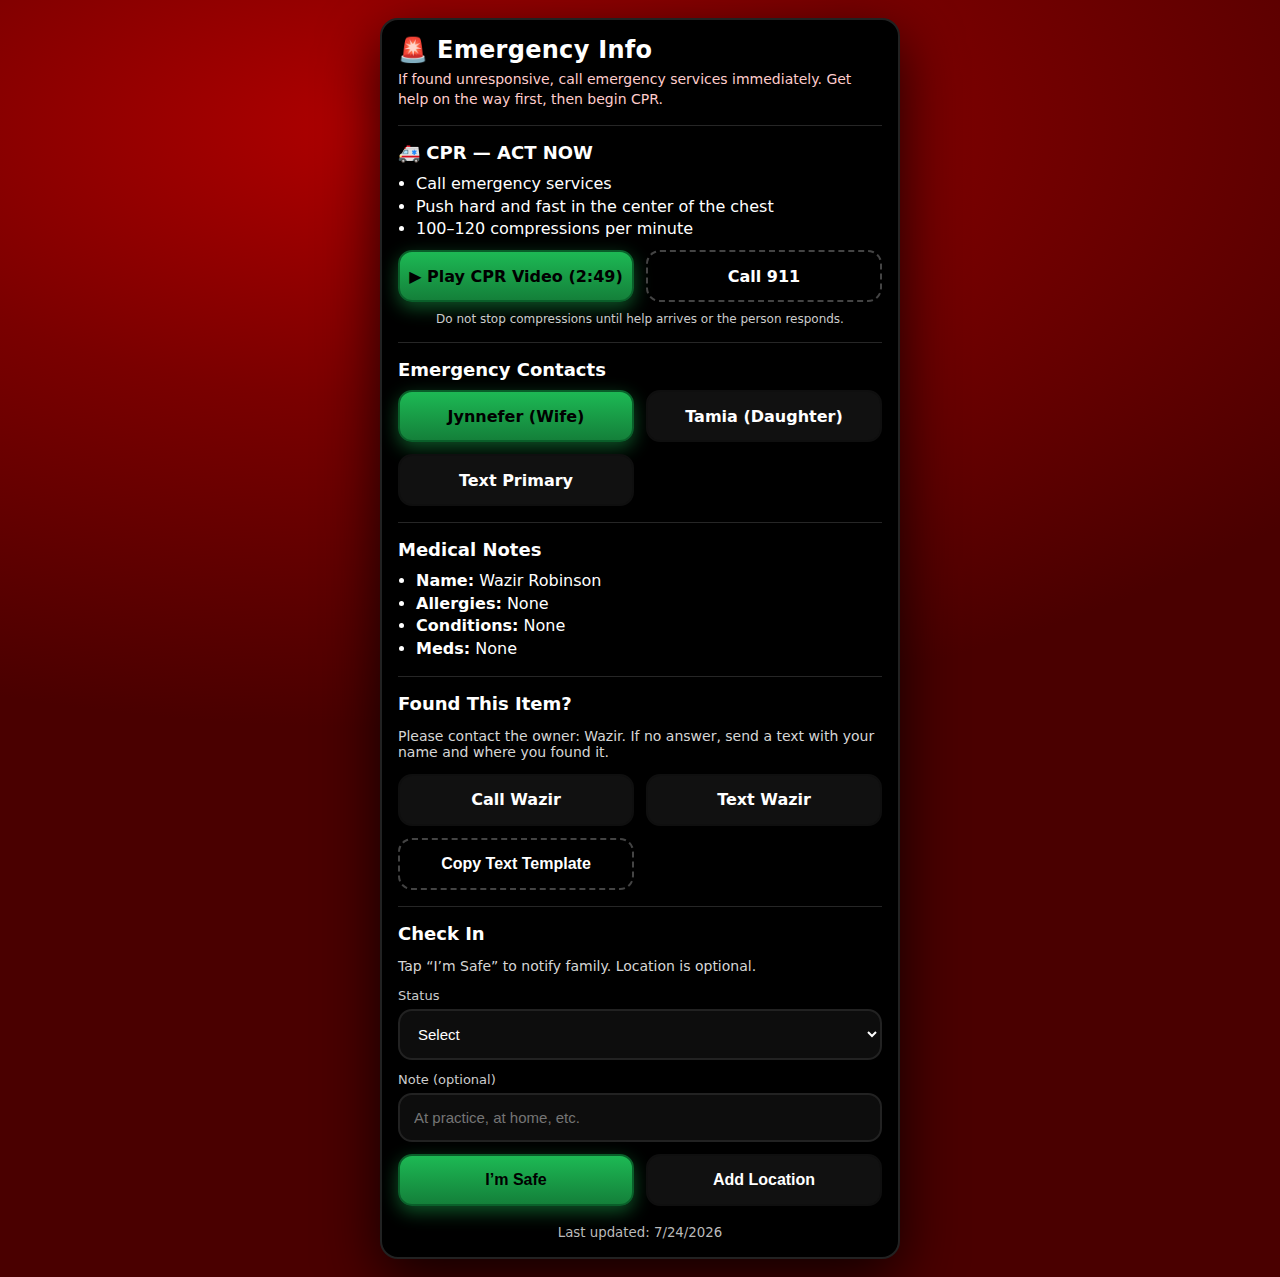
<file: emergency/index.html>
<!doctype html>
<html lang="en">
<head>
  <meta charset="UTF-8" />
  <meta name="viewport" content="width=device-width, initial-scale=1" />
  <meta name="theme-color" content="#0b0f19" />
  <title>Emergency Info</title>
  <link rel="stylesheet" href="./emergency.css" />
</head>

<body>
  <main class="wrap">
    <section class="card">

      <!-- HEADER -->
      <header class="hdr">
        <h1>🚨 Emergency Info</h1>
        <p class="sub">
          If found unresponsive, call emergency services immediately.
          Get help on the way first, then begin CPR.
        </p>
      </header>

      <!-- CPR / IMMEDIATE ACTION (FIRST PRIORITY) -->
      <section class="block">
        <h2>🚑 CPR — ACT NOW</h2>

        <ul class="list">
          <li>Call emergency services</li>
          <li>Push hard and fast in the center of the chest</li>
          <li>100–120 compressions per minute</li>
        </ul>

        <div class="grid">
          <a class="btn primary"
             href="https://www.youtube.com/watch?v=VZqG-tcZvfE"
             target="_blank"
             rel="noopener">
            ▶ Play CPR Video (2:49)
          </a>

          <a class="btn ghost" href="tel:911">
            Call 911
          </a>
        </div>

        <p class="tiny">
          Do not stop compressions until help arrives or the person responds.
        </p>
      </section>

      <!-- EMERGENCY CONTACTS -->
      <section class="block">
        <h2>Emergency Contacts</h2>

        <div class="grid">
          <a class="btn primary" href="tel:+15033813638">Jynnefer (Wife)</a>
          <a class="btn" href="tel:+19712279270">Tamia (Daughter)</a>
          <a class="btn"
             href="sms:+15033813638?&body=Hi%20-%20There%20is%20an%20emergency.%20Please%20call%20me%20back.">
            Text Primary
          </a>
        </div>
      </section>

      <!-- MEDICAL NOTES -->
      <section class="block">
        <h2>Medical Notes</h2>
        <ul class="list">
          <li><strong>Name:</strong> Wazir Robinson</li>
          <li><strong>Allergies:</strong> None</li>
          <li><strong>Conditions:</strong> None</li>
          <li><strong>Meds:</strong> None</li>
        </ul>
      </section>

      <!-- LOST & FOUND -->
      <section class="block">
        <h2>Found This Item?</h2>
        <p class="muted">
          Please contact the owner: Wazir. If no answer, send a text with your name and where you found it.
        </p>

        <div class="grid">
          <a class="btn" href="tel:+15033813014">Call Wazir</a>
          <a class="btn"
             href="sms:+15033813014?&body=I%20found%20your%20item%20near%20____.%20My%20name%20is%20____.%20Please%20call%20me.">
            Text Wazir
          </a>
          <button class="btn ghost" id="copyMsgBtn" type="button">
            Copy Text Template
          </button>
        </div>
      </section>

      <!-- CHECK-IN -->
      <section class="block">
        <h2>Check In</h2>
        <p class="muted">
          Tap “I’m Safe” to notify family. Location is optional.
        </p>

        <form id="checkinForm"
              class="form"
              method="POST"
              action="https://formspree.io/f/xpqjdawk">

          <input type="hidden" name="_subject" value="Family Check-In" />
          <input type="text" name="_gotcha" class="hp" tabindex="-1" autocomplete="off" />

          <input type="hidden" name="person" value="Wazir Robinson" />
          <input type="hidden" name="map_link" id="map_link" />
          

          <label>
            Status
            <select name="status" required>
              <option value="" selected disabled>Select</option>
              <option>I’m safe</option>
              <option>Picked up</option>
              <option>Arrived</option>
              <option>Leaving now</option>
            </select>
          </label>

          <label>
            Note (optional)
            <input name="note" type="text" placeholder="At practice, at home, etc." />
          </label>

          <!-- LOCATION (OPTIONAL) -->
          <input type="hidden" name="lat" id="lat" />
          <input type="hidden" name="lng" id="lng" />
          <input type="hidden" name="accuracy_m" id="acc" />

          <div class="grid">
            <button class="btn primary" id="safeBtn" type="submit">I’m Safe</button>
            <button class="btn" id="getLocBtn" type="button">Add Location</button>
          </div>

          <p class="tiny" id="statusMsg" aria-live="polite"></p>
        </form>
      </section>

      <!-- FOOTER -->
      <footer class="ft">
        <small>Last updated: <span id="updatedAt"></span></small>
      </footer>

    </section>
  </main>

  <script src="./emergency.js"></script>
</body>
</html>
</file>
<file: styles.css>
:root{
  --bg:#0b0f19;
  --card:#121a2a;
  --text:#e7eefc;
  --muted:#a9b7d6;
  --line:rgba(255,255,255,.10);
  --accent:#4f7cff;
  --radius:20px;
}

*{box-sizing:border-box}
body{
  margin:0;
  min-height:100vh;
  display:flex;
  align-items:center;
  justify-content:center;
  padding:20px;
  background: radial-gradient(1200px 700px at 30% 10%, #1a2650 0%, var(--bg) 45%, #060911 100%);
  color:var(--text);
  font-family: system-ui,-apple-system,Segoe UI,Roboto,Arial,sans-serif;
}

.card{
  width:100%;
  max-width:420px;
  background: linear-gradient(180deg, rgba(255,255,255,.06), rgba(255,255,255,.03));
  border:1px solid var(--line);
  border-radius:var(--radius);
  padding:18px;
  box-shadow: 0 18px 50px rgba(0,0,0,.45);
  backdrop-filter: blur(10px);
}

.top{
  display:flex;
  gap:14px;
  align-items:center;
}

.avatar{
  width:72px;
  height:72px;
  border-radius:16px;
  object-fit:cover;
  border:1px solid var(--line);
}

h1{
  margin:0;
  font-size:22px;
  line-height:1.2;
}
.titleBlock p{
  margin:2px 0;
  color:var(--muted);
  font-size:13px;
}

.bio{
  margin:14px 0 16px;
  color:var(--text);
  opacity:.95;
  font-size:14px;
  line-height:1.45;
}

.actions{
  display:grid;
  grid-template-columns: 1fr 1fr 1fr;
  gap:10px;
}

.btn{
  display:inline-flex;
  align-items:center;
  justify-content:center;
  height:44px;
  padding:0 12px;
  border-radius:14px;
  border:1px solid var(--line);
  background:rgba(255,255,255,.05);
  color:var(--text);
  text-decoration:none;
  font-weight:600;
  font-size:14px;
  cursor:pointer;
}

.btn.primary{
  background: linear-gradient(180deg, rgba(79,124,255,.95), rgba(79,124,255,.65));
  border-color: rgba(79,124,255,.55);
}

.btn.ghost{
  background:transparent;
}

.links{
  margin-top:14px;
  border-top:1px solid var(--line);
  padding-top:10px;
  display:flex;
  flex-direction:column;
  gap:10px;
}

.link{
  padding:12px 12px;
  border-radius:14px;
  border:1px solid var(--line);
  background:rgba(255,255,255,.04);
  color:var(--text);
  text-decoration:none;
  font-weight:600;
}

.link:hover, .btn:hover{
  transform: translateY(-1px);
  transition: transform .12s ease;
}

.saveRow{
  margin-top:14px;
  display:grid;
  grid-template-columns: 1fr 1fr;
  gap:10px;
}

.footer{
  margin-top:12px;
  color:var(--muted);
  text-align:center;
}
</file>
<file: emergency-emony/emergency.css>
/* ================================
   EMERGENCY THEME
   Red background / Black card / Green actions
   ================================ */

:root{
  --bg-red:#7a0000;
  --bg-red-dark:#4a0000;

  --card:#000000;
  --text:#ffffff;
  --muted:#d6d6d6;
  --line:rgba(255,255,255,.15);

  --green:#1db954;
  --green-dark:#14803a;

  --radius:18px;
}

/* Reset */
*{ box-sizing:border-box }

body{
  margin:0;
  min-height:100vh;
  background:
    radial-gradient(1200px 600px at 30% 10%, #b00000 0%, var(--bg-red) 45%, var(--bg-red-dark) 100%);
  color:var(--text);
  font-family: system-ui,-apple-system,Segoe UI,Roboto,Arial,sans-serif;
}

/* Layout */
.wrap{
  padding:18px;
  display:flex;
  justify-content:center;
}

.card{
  width:100%;
  max-width:520px;
  background:var(--card);
  border-radius:var(--radius);
  padding:16px;
  border:2px solid #222;
  box-shadow:0 20px 60px rgba(0,0,0,.8);
}

/* Header */
.hdr h1{
  margin:0;
  font-size:24px;
  font-weight:900;
  letter-spacing:.3px;
}

.sub{
  margin:6px 0 0;
  color:#ffcccc;
  font-size:14px;
  line-height:1.4;
}

/* Sections */
.block{
  margin-top:16px;
  padding-top:16px;
  border-top:1px solid var(--line);
}

h2{
  margin:0 0 10px;
  font-size:18px;
  font-weight:800;
}

/* Lists */
.list{
  margin:0 0 10px;
  padding-left:18px;
  line-height:1.4;
}

.muted{
  color:var(--muted);
  font-size:14px;
}

.tiny{
  margin:10px 0 0;
  font-size:12px;
  color:#cccccc;
  text-align:center;
}

/* Buttons */
.grid{
  display:grid;
  grid-template-columns:1fr 1fr;
  gap:12px;
}

.btn{
  height:52px;
  display:flex;
  align-items:center;
  justify-content:center;
  border-radius:14px;
  border:2px solid #0f0f0f;
  background:#111;
  color:#ffffff;
  text-decoration:none;
  text-align: center;
  font-weight:900;
  font-size:16px;
  cursor:pointer;
  user-select:none;
  gap: 0.4em;
  line-height: normal;
}

/* PRIMARY = GREEN ACTION */
.btn.primary{
  background:linear-gradient(180deg, var(--green), var(--green-dark));
  border-color:#0a5f2a;
  color:#000000;
  box-shadow:0 6px 18px rgba(29,185,84,.45);
}

/* GHOST = SECONDARY (911, COPY, ETC) */
.btn.ghost{
  background:transparent;
  border:2px dashed #444;
  color:#ffffff;
}

/* Inputs */
label{
  display:block;
  margin:12px 0;
  font-size:13px;
  color:#cccccc;
}

select,
input{
  width:100%;
  margin-top:6px;
  padding:14px;
  border-radius:14px;
  border:2px solid #222;
  background:#0d0d0d;
  color:#ffffff;
  font-size:15px;
  outline:none;
}

select:focus,
input:focus{
  border-color:var(--green);
}

/* Footer */
.ft{
  margin-top:16px;
  text-align:center;
  color:#bbbbbb;
}

/* Hide honeypot */
.hp{ display:none !important }

/* Mobile optimization */
@media (max-width:420px){
  .grid{ grid-template-columns:1fr }
  .btn{ font-size:17px }
}
/* ================================
   MAP PREVIEW BUTTON
   ================================ */

#mapPreview {
  display: none;          /* hidden by default */
  margin-top: 10px;
  height: 52px;           /* match .btn height */
}

/* When JS shows it, force flex so vertical centering works */
#mapPreview.is-visible {
  display: flex;
  align-items: center;
  justify-content: center;
}
/* ================================
   MAP PREVIEW BUTTON
   ================================ */

#mapPreview {
  display: none;          /* hidden by default */
  margin-top: 10px;
  height: 52px;           /* match .btn */
}

#mapPreview.is-visible {
  display: flex;          /* MUST be flex for vertical centering */
  align-items: center;
  justify-content: center;
}
</file>
<file: emergency-jaelen/emergency.css>
/* ================================
   EMERGENCY THEME
   Red background / Black card / Green actions
   ================================ */

:root{
  --bg-red:#7a0000;
  --bg-red-dark:#4a0000;

  --card:#000000;
  --text:#ffffff;
  --muted:#d6d6d6;
  --line:rgba(255,255,255,.15);

  --green:#1db954;
  --green-dark:#14803a;

  --radius:18px;
}

/* Reset */
*{ box-sizing:border-box }

body{
  margin:0;
  min-height:100vh;
  background:
    radial-gradient(1200px 600px at 30% 10%, #b00000 0%, var(--bg-red) 45%, var(--bg-red-dark) 100%);
  color:var(--text);
  font-family: system-ui,-apple-system,Segoe UI,Roboto,Arial,sans-serif;
}

/* Layout */
.wrap{
  padding:18px;
  display:flex;
  justify-content:center;
}

.card{
  width:100%;
  max-width:520px;
  background:var(--card);
  border-radius:var(--radius);
  padding:16px;
  border:2px solid #222;
  box-shadow:0 20px 60px rgba(0,0,0,.8);
}

/* Header */
.hdr h1{
  margin:0;
  font-size:24px;
  font-weight:900;
  letter-spacing:.3px;
}

.sub{
  margin:6px 0 0;
  color:#ffcccc;
  font-size:14px;
  line-height:1.4;
}

/* Sections */
.block{
  margin-top:16px;
  padding-top:16px;
  border-top:1px solid var(--line);
}

h2{
  margin:0 0 10px;
  font-size:18px;
  font-weight:800;
}

/* Lists */
.list{
  margin:0 0 10px;
  padding-left:18px;
  line-height:1.4;
}

.muted{
  color:var(--muted);
  font-size:14px;
}

.tiny{
  margin:10px 0 0;
  font-size:12px;
  color:#cccccc;
  text-align:center;
}

/* Buttons */
.grid{
  display:grid;
  grid-template-columns:1fr 1fr;
  gap:12px;
}

.btn{
  height:52px;
  display:flex;
  align-items:center;
  justify-content:center;
  border-radius:14px;
  border:2px solid #0f0f0f;
  background:#111;
  color:#ffffff;
  text-decoration:none;
  text-align: center;
  font-weight:900;
  font-size:16px;
  cursor:pointer;
  user-select:none;
  gap: 0.4em;
  line-height: normal;
}

/* PRIMARY = GREEN ACTION */
.btn.primary{
  background:linear-gradient(180deg, var(--green), var(--green-dark));
  border-color:#0a5f2a;
  color:#000000;
  box-shadow:0 6px 18px rgba(29,185,84,.45);
}

/* GHOST = SECONDARY (911, COPY, ETC) */
.btn.ghost{
  background:transparent;
  border:2px dashed #444;
  color:#ffffff;
}

/* Inputs */
label{
  display:block;
  margin:12px 0;
  font-size:13px;
  color:#cccccc;
}

select,
input{
  width:100%;
  margin-top:6px;
  padding:14px;
  border-radius:14px;
  border:2px solid #222;
  background:#0d0d0d;
  color:#ffffff;
  font-size:15px;
  outline:none;
}

select:focus,
input:focus{
  border-color:var(--green);
}

/* Footer */
.ft{
  margin-top:16px;
  text-align:center;
  color:#bbbbbb;
}

/* Hide honeypot */
.hp{ display:none !important }

/* Mobile optimization */
@media (max-width:420px){
  .grid{ grid-template-columns:1fr }
  .btn{ font-size:17px }
}
/* ================================
   MAP PREVIEW BUTTON
   ================================ */

#mapPreview {
  display: none;          /* hidden by default */
  margin-top: 10px;
  height: 52px;           /* match .btn height */
}

/* When JS shows it, force flex so vertical centering works */
#mapPreview.is-visible {
  display: flex;
  align-items: center;
  justify-content: center;
}
/* ================================
   MAP PREVIEW BUTTON
   ================================ */

#mapPreview {
  display: none;          /* hidden by default */
  margin-top: 10px;
  height: 52px;           /* match .btn */
}

#mapPreview.is-visible {
  display: flex;          /* MUST be flex for vertical centering */
  align-items: center;
  justify-content: center;
}
</file>
<file: emergency-jyn/emergency.css>
/* ================================
   EMERGENCY THEME
   Red background / Black card / Green actions
   ================================ */

:root{
  --bg-red:#7a0000;
  --bg-red-dark:#4a0000;

  --card:#000000;
  --text:#ffffff;
  --muted:#d6d6d6;
  --line:rgba(255,255,255,.15);

  --green:#1db954;
  --green-dark:#14803a;

  --radius:18px;
}

/* Reset */
*{ box-sizing:border-box }

body{
  margin:0;
  min-height:100vh;
  background:
    radial-gradient(1200px 600px at 30% 10%, #b00000 0%, var(--bg-red) 45%, var(--bg-red-dark) 100%);
  color:var(--text);
  font-family: system-ui,-apple-system,Segoe UI,Roboto,Arial,sans-serif;
}

/* Layout */
.wrap{
  padding:18px;
  display:flex;
  justify-content:center;
}

.card{
  width:100%;
  max-width:520px;
  background:var(--card);
  border-radius:var(--radius);
  padding:16px;
  border:2px solid #222;
  box-shadow:0 20px 60px rgba(0,0,0,.8);
}

/* Header */
.hdr h1{
  margin:0;
  font-size:24px;
  font-weight:900;
  letter-spacing:.3px;
}

.sub{
  margin:6px 0 0;
  color:#ffcccc;
  font-size:14px;
  line-height:1.4;
}

/* Sections */
.block{
  margin-top:16px;
  padding-top:16px;
  border-top:1px solid var(--line);
}

h2{
  margin:0 0 10px;
  font-size:18px;
  font-weight:800;
}

/* Lists */
.list{
  margin:0 0 10px;
  padding-left:18px;
  line-height:1.4;
}

.muted{
  color:var(--muted);
  font-size:14px;
}

.tiny{
  margin:10px 0 0;
  font-size:12px;
  color:#cccccc;
  text-align:center;
}

/* Buttons */
.grid{
  display:grid;
  grid-template-columns:1fr 1fr;
  gap:12px;
}

.btn{
  height:52px;
  display:flex;
  align-items:center;
  justify-content:center;
  border-radius:14px;
  border:2px solid #0f0f0f;
  background:#111;
  color:#ffffff;
  text-decoration:none;
  text-align: center;
  font-weight:900;
  font-size:16px;
  cursor:pointer;
  user-select:none;
  gap: 0.4em;
  line-height: normal;
}

/* PRIMARY = GREEN ACTION */
.btn.primary{
  background:linear-gradient(180deg, var(--green), var(--green-dark));
  border-color:#0a5f2a;
  color:#000000;
  box-shadow:0 6px 18px rgba(29,185,84,.45);
}

/* GHOST = SECONDARY (911, COPY, ETC) */
.btn.ghost{
  background:transparent;
  border:2px dashed #444;
  color:#ffffff;
}

/* Inputs */
label{
  display:block;
  margin:12px 0;
  font-size:13px;
  color:#cccccc;
}

select,
input{
  width:100%;
  margin-top:6px;
  padding:14px;
  border-radius:14px;
  border:2px solid #222;
  background:#0d0d0d;
  color:#ffffff;
  font-size:15px;
  outline:none;
}

select:focus,
input:focus{
  border-color:var(--green);
}

/* Footer */
.ft{
  margin-top:16px;
  text-align:center;
  color:#bbbbbb;
}

/* Hide honeypot */
.hp{ display:none !important }

/* Mobile optimization */
@media (max-width:420px){
  .grid{ grid-template-columns:1fr }
  .btn{ font-size:17px }
}
/* ================================
   MAP PREVIEW BUTTON
   ================================ */

#mapPreview {
  display: none;          /* hidden by default */
  margin-top: 10px;
  height: 52px;           /* match .btn height */
}

/* When JS shows it, force flex so vertical centering works */
#mapPreview.is-visible {
  display: flex;
  align-items: center;
  justify-content: center;
}
/* ================================
   MAP PREVIEW BUTTON
   ================================ */

#mapPreview {
  display: none;          /* hidden by default */
  margin-top: 10px;
  height: 52px;           /* match .btn */
}

#mapPreview.is-visible {
  display: flex;          /* MUST be flex for vertical centering */
  align-items: center;
  justify-content: center;
}
</file>
<file: emergency-momma/emergency.css>
/* ================================
   EMERGENCY THEME
   Red background / Black card / Green actions
   ================================ */

:root{
  --bg-red:#7a0000;
  --bg-red-dark:#4a0000;

  --card:#000000;
  --text:#ffffff;
  --muted:#d6d6d6;
  --line:rgba(255,255,255,.15);

  --green:#1db954;
  --green-dark:#14803a;

  --radius:18px;
}

/* Reset */
*{ box-sizing:border-box }

body{
  margin:0;
  min-height:100vh;
  background:
    radial-gradient(1200px 600px at 30% 10%, #b00000 0%, var(--bg-red) 45%, var(--bg-red-dark) 100%);
  color:var(--text);
  font-family: system-ui,-apple-system,Segoe UI,Roboto,Arial,sans-serif;
}

/* Layout */
.wrap{
  padding:18px;
  display:flex;
  justify-content:center;
}

.card{
  width:100%;
  max-width:520px;
  background:var(--card);
  border-radius:var(--radius);
  padding:16px;
  border:2px solid #222;
  box-shadow:0 20px 60px rgba(0,0,0,.8);
}

/* Header */
.hdr h1{
  margin:0;
  font-size:24px;
  font-weight:900;
  letter-spacing:.3px;
}

.sub{
  margin:6px 0 0;
  color:#ffcccc;
  font-size:14px;
  line-height:1.4;
}

/* Sections */
.block{
  margin-top:16px;
  padding-top:16px;
  border-top:1px solid var(--line);
}

h2{
  margin:0 0 10px;
  font-size:18px;
  font-weight:800;
}

/* Lists */
.list{
  margin:0 0 10px;
  padding-left:18px;
  line-height:1.4;
}

.muted{
  color:var(--muted);
  font-size:14px;
}

.tiny{
  margin:10px 0 0;
  font-size:12px;
  color:#cccccc;
  text-align:center;
}

/* Buttons */
.grid{
  display:grid;
  grid-template-columns:1fr 1fr;
  gap:12px;
}

.btn{
  height:52px;
  display:flex;
  align-items:center;
  justify-content:center;
  border-radius:14px;
  border:2px solid #0f0f0f;
  background:#111;
  color:#ffffff;
  text-decoration:none;
  text-align: center;
  font-weight:900;
  font-size:16px;
  cursor:pointer;
  user-select:none;
  gap: 0.4em;
  line-height: normal;
}

/* PRIMARY = GREEN ACTION */
.btn.primary{
  background:linear-gradient(180deg, var(--green), var(--green-dark));
  border-color:#0a5f2a;
  color:#000000;
  box-shadow:0 6px 18px rgba(29,185,84,.45);
}

/* GHOST = SECONDARY (911, COPY, ETC) */
.btn.ghost{
  background:transparent;
  border:2px dashed #444;
  color:#ffffff;
}

/* Inputs */
label{
  display:block;
  margin:12px 0;
  font-size:13px;
  color:#cccccc;
}

select,
input{
  width:100%;
  margin-top:6px;
  padding:14px;
  border-radius:14px;
  border:2px solid #222;
  background:#0d0d0d;
  color:#ffffff;
  font-size:15px;
  outline:none;
}

select:focus,
input:focus{
  border-color:var(--green);
}

/* Footer */
.ft{
  margin-top:16px;
  text-align:center;
  color:#bbbbbb;
}

/* Hide honeypot */
.hp{ display:none !important }

/* Mobile optimization */
@media (max-width:420px){
  .grid{ grid-template-columns:1fr }
  .btn{ font-size:17px }
}
/* ================================
   MAP PREVIEW BUTTON
   ================================ */

#mapPreview {
  display: none;          /* hidden by default */
  margin-top: 10px;
  height: 52px;           /* match .btn height */
}

/* When JS shows it, force flex so vertical centering works */
#mapPreview.is-visible {
  display: flex;
  align-items: center;
  justify-content: center;
}
/* ================================
   MAP PREVIEW BUTTON
   ================================ */

#mapPreview {
  display: none;          /* hidden by default */
  margin-top: 10px;
  height: 52px;           /* match .btn */
}

#mapPreview.is-visible {
  display: flex;          /* MUST be flex for vertical centering */
  align-items: center;
  justify-content: center;
}
</file>
<file: emergency-tamia/emergency.css>
/* ================================
   EMERGENCY THEME
   Red background / Black card / Green actions
   ================================ */

:root{
  --bg-red:#7a0000;
  --bg-red-dark:#4a0000;

  --card:#000000;
  --text:#ffffff;
  --muted:#d6d6d6;
  --line:rgba(255,255,255,.15);

  --green:#1db954;
  --green-dark:#14803a;

  --radius:18px;
}

/* Reset */
*{ box-sizing:border-box }

body{
  margin:0;
  min-height:100vh;
  background:
    radial-gradient(1200px 600px at 30% 10%, #b00000 0%, var(--bg-red) 45%, var(--bg-red-dark) 100%);
  color:var(--text);
  font-family: system-ui,-apple-system,Segoe UI,Roboto,Arial,sans-serif;
}

/* Layout */
.wrap{
  padding:18px;
  display:flex;
  justify-content:center;
}

.card{
  width:100%;
  max-width:520px;
  background:var(--card);
  border-radius:var(--radius);
  padding:16px;
  border:2px solid #222;
  box-shadow:0 20px 60px rgba(0,0,0,.8);
}

/* Header */
.hdr h1{
  margin:0;
  font-size:24px;
  font-weight:900;
  letter-spacing:.3px;
}

.sub{
  margin:6px 0 0;
  color:#ffcccc;
  font-size:14px;
  line-height:1.4;
}

/* Sections */
.block{
  margin-top:16px;
  padding-top:16px;
  border-top:1px solid var(--line);
}

h2{
  margin:0 0 10px;
  font-size:18px;
  font-weight:800;
}

/* Lists */
.list{
  margin:0 0 10px;
  padding-left:18px;
  line-height:1.4;
}

.muted{
  color:var(--muted);
  font-size:14px;
}

.tiny{
  margin:10px 0 0;
  font-size:12px;
  color:#cccccc;
  text-align:center;
}

/* Buttons */
.grid{
  display:grid;
  grid-template-columns:1fr 1fr;
  gap:12px;
}

.btn{
  height:52px;
  display:flex;
  align-items:center;
  justify-content:center;
  border-radius:14px;
  border:2px solid #0f0f0f;
  background:#111;
  color:#ffffff;
  text-decoration:none;
  text-align: center;
  font-weight:900;
  font-size:16px;
  cursor:pointer;
  user-select:none;
  gap: 0.4em;
  line-height: normal;
}

/* PRIMARY = GREEN ACTION */
.btn.primary{
  background:linear-gradient(180deg, var(--green), var(--green-dark));
  border-color:#0a5f2a;
  color:#000000;
  box-shadow:0 6px 18px rgba(29,185,84,.45);
}

/* GHOST = SECONDARY (911, COPY, ETC) */
.btn.ghost{
  background:transparent;
  border:2px dashed #444;
  color:#ffffff;
}

/* Inputs */
label{
  display:block;
  margin:12px 0;
  font-size:13px;
  color:#cccccc;
}

select,
input{
  width:100%;
  margin-top:6px;
  padding:14px;
  border-radius:14px;
  border:2px solid #222;
  background:#0d0d0d;
  color:#ffffff;
  font-size:15px;
  outline:none;
}

select:focus,
input:focus{
  border-color:var(--green);
}

/* Footer */
.ft{
  margin-top:16px;
  text-align:center;
  color:#bbbbbb;
}

/* Hide honeypot */
.hp{ display:none !important }

/* Mobile optimization */
@media (max-width:420px){
  .grid{ grid-template-columns:1fr }
  .btn{ font-size:17px }
}
/* ================================
   MAP PREVIEW BUTTON
   ================================ */

#mapPreview {
  display: none;          /* hidden by default */
  margin-top: 10px;
  height: 52px;           /* match .btn height */
}

/* When JS shows it, force flex so vertical centering works */
#mapPreview.is-visible {
  display: flex;
  align-items: center;
  justify-content: center;
}
/* ================================
   MAP PREVIEW BUTTON
   ================================ */

#mapPreview {
  display: none;          /* hidden by default */
  margin-top: 10px;
  height: 52px;           /* match .btn */
}

#mapPreview.is-visible {
  display: flex;          /* MUST be flex for vertical centering */
  align-items: center;
  justify-content: center;
}
</file>
<file: emergency/emergency.css>
/* ================================
   EMERGENCY THEME
   Red background / Black card / Green actions
   ================================ */

:root{
  --bg-red:#7a0000;
  --bg-red-dark:#4a0000;

  --card:#000000;
  --text:#ffffff;
  --muted:#d6d6d6;
  --line:rgba(255,255,255,.15);

  --green:#1db954;
  --green-dark:#14803a;

  --radius:18px;
}

/* Reset */
*{ box-sizing:border-box }

body{
  margin:0;
  min-height:100vh;
  background:
    radial-gradient(1200px 600px at 30% 10%, #b00000 0%, var(--bg-red) 45%, var(--bg-red-dark) 100%);
  color:var(--text);
  font-family: system-ui,-apple-system,Segoe UI,Roboto,Arial,sans-serif;
}

/* Layout */
.wrap{
  padding:18px;
  display:flex;
  justify-content:center;
}

.card{
  width:100%;
  max-width:520px;
  background:var(--card);
  border-radius:var(--radius);
  padding:16px;
  border:2px solid #222;
  box-shadow:0 20px 60px rgba(0,0,0,.8);
}

/* Header */
.hdr h1{
  margin:0;
  font-size:24px;
  font-weight:900;
  letter-spacing:.3px;
}

.sub{
  margin:6px 0 0;
  color:#ffcccc;
  font-size:14px;
  line-height:1.4;
}

/* Sections */
.block{
  margin-top:16px;
  padding-top:16px;
  border-top:1px solid var(--line);
}

h2{
  margin:0 0 10px;
  font-size:18px;
  font-weight:800;
}

/* Lists */
.list{
  margin:0 0 10px;
  padding-left:18px;
  line-height:1.4;
}

.muted{
  color:var(--muted);
  font-size:14px;
}

.tiny{
  margin:10px 0 0;
  font-size:12px;
  color:#cccccc;
  text-align:center;
}

/* Buttons */
.grid{
  display:grid;
  grid-template-columns:1fr 1fr;
  gap:12px;
}

.btn{
  height:52px;
  display:inline-flex;
  align-items:center;
  justify-content:center;
  border-radius:14px;
  border:2px solid #0f0f0f;
  background:#111;
  color:#ffffff;
  text-decoration:none;
  font-weight:900;
  font-size:16px;
  cursor:pointer;
  user-select:none;
}

/* PRIMARY = GREEN ACTION */
.btn.primary{
  background:linear-gradient(180deg, var(--green), var(--green-dark));
  border-color:#0a5f2a;
  color:#000000;
  box-shadow:0 6px 18px rgba(29,185,84,.45);
}

/* GHOST = SECONDARY (911, COPY, ETC) */
.btn.ghost{
  background:transparent;
  border:2px dashed #444;
  color:#ffffff;
}

/* Inputs */
label{
  display:block;
  margin:12px 0;
  font-size:13px;
  color:#cccccc;
}

select,
input{
  width:100%;
  margin-top:6px;
  padding:14px;
  border-radius:14px;
  border:2px solid #222;
  background:#0d0d0d;
  color:#ffffff;
  font-size:15px;
  outline:none;
}

select:focus,
input:focus{
  border-color:var(--green);
}

/* Footer */
.ft{
  margin-top:16px;
  text-align:center;
  color:#bbbbbb;
}

/* Hide honeypot */
.hp{ display:none !important }

/* Mobile optimization */
@media (max-width:420px){
  .grid{ grid-template-columns:1fr }
  .btn{ font-size:17px }
}
</file>
